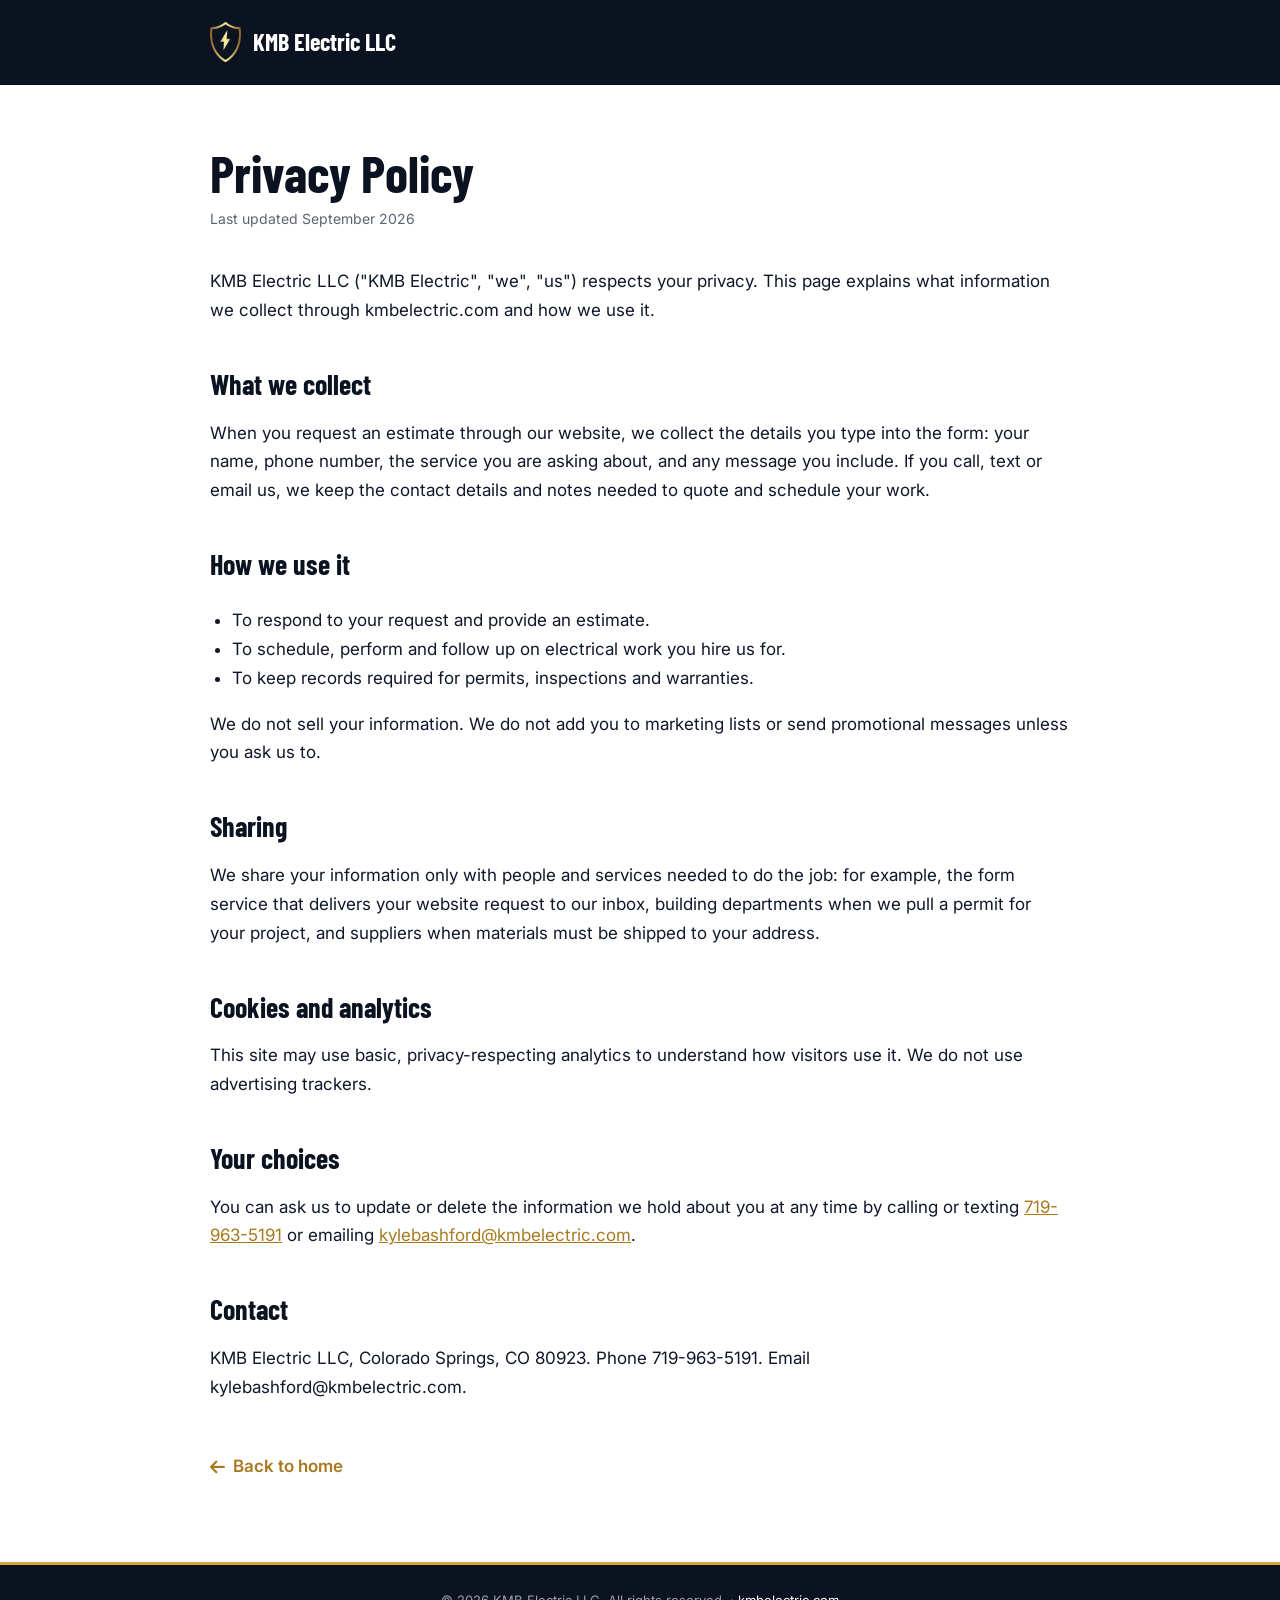
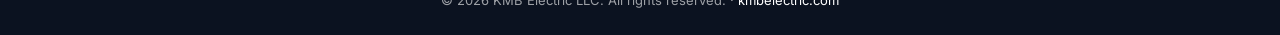
<file: privacy.html>
<!DOCTYPE html>
<html lang="en">
<head>
<meta charset="UTF-8">
<meta name="viewport" content="width=device-width, initial-scale=1">
<title>Privacy Policy | KMB Electric LLC</title>
<meta name="description" content="How KMB Electric LLC handles the information you share through kmbelectric.com.">
<link rel="canonical" href="https://kmbelectric.com/privacy">
<meta name="robots" content="index, follow">
<link rel="icon" type="image/png" sizes="32x32" href="assets/icon-32.png">
<link rel="preconnect" href="https://fonts.googleapis.com">
<link rel="preconnect" href="https://fonts.gstatic.com" crossorigin>
<link rel="stylesheet" href="https://cdnjs.cloudflare.com/ajax/libs/font-awesome/6.4.0/css/all.min.css">
<style>
@import url('https://fonts.googleapis.com/css2?family=Barlow+Condensed:wght@700&family=Inter:wght@400;500;600&display=swap');
:root{--navy:#0B1220;--gold:#D9A63A;--gold-deep:#A8791F;--cream:#F6F3EC;--ink:#0F172A;--muted:#5B6472}
*{box-sizing:border-box}
body{margin:0;font-family:'Inter',system-ui,sans-serif;font-size:17px;line-height:1.7;color:var(--ink);background:#fff}
a{color:var(--gold-deep)}
header{background:var(--navy);color:#fff;padding:22px 0}
.container{width:min(860px,calc(100% - 48px));margin:0 auto}
.brand{display:flex;align-items:center;gap:12px;color:#fff;text-decoration:none}
.brand img{height:40px;width:auto}
.brand span{font-family:'Barlow Condensed',sans-serif;font-size:24px;font-weight:700}
main{padding:60px 0 80px}
h1{font-family:'Barlow Condensed',sans-serif;font-size:52px;line-height:1.05;margin:0 0 8px;color:var(--navy)}
.updated{color:var(--muted);font-size:14px;margin-bottom:36px}
h2{font-family:'Barlow Condensed',sans-serif;font-size:28px;margin:36px 0 10px;color:var(--navy)}
p{margin:0 0 14px}
ul{padding-left:22px}
footer{background:var(--navy);color:rgba(255,255,255,.6);padding:24px 0;font-size:13px;text-align:center;border-top:3px solid var(--gold)}
footer a{color:#fff;text-decoration:none}
.back{display:inline-flex;align-items:center;gap:8px;margin-top:36px;font-weight:600;text-decoration:none}
@media(max-width:600px){h1{font-size:36px}}
</style>
</head>
<body>
<header><div class="container"><a class="brand" href="index.html"><img src="assets/logo-480.png" alt="KMB Electric logo"><span>KMB Electric LLC</span></a></div></header>
<main>
  <div class="container">
    <h1>Privacy Policy</h1>
    <p class="updated">Last updated September 2026</p>
    <p>KMB Electric LLC ("KMB Electric", "we", "us") respects your privacy. This page explains what information we collect through kmbelectric.com and how we use it.</p>

    <h2>What we collect</h2>
    <p>When you request an estimate through our website, we collect the details you type into the form: your name, phone number, the service you are asking about, and any message you include. If you call, text or email us, we keep the contact details and notes needed to quote and schedule your work.</p>

    <h2>How we use it</h2>
    <ul>
      <li>To respond to your request and provide an estimate.</li>
      <li>To schedule, perform and follow up on electrical work you hire us for.</li>
      <li>To keep records required for permits, inspections and warranties.</li>
    </ul>
    <p>We do not sell your information. We do not add you to marketing lists or send promotional messages unless you ask us to.</p>

    <h2>Sharing</h2>
    <p>We share your information only with people and services needed to do the job: for example, the form service that delivers your website request to our inbox, building departments when we pull a permit for your project, and suppliers when materials must be shipped to your address.</p>

    <h2>Cookies and analytics</h2>
    <p>This site may use basic, privacy-respecting analytics to understand how visitors use it. We do not use advertising trackers.</p>

    <h2>Your choices</h2>
    <p>You can ask us to update or delete the information we hold about you at any time by calling or texting <a href="tel:+17199635191">719-963-5191</a> or emailing <a href="mailto:kylebashford@kmbelectric.com">kylebashford@kmbelectric.com</a>.</p>

    <h2>Contact</h2>
    <p>KMB Electric LLC, Colorado Springs, CO 80923. Phone 719-963-5191. Email kylebashford@kmbelectric.com.</p>

    <a class="back" href="index.html"><i class="fa-solid fa-arrow-left" aria-hidden="true"></i> Back to home</a>
  </div>
</main>
<footer><div class="container">&copy; 2026 KMB Electric LLC. All rights reserved. &#183; <a href="index.html">kmbelectric.com</a></div></footer>
</body>
</html>
</file>
